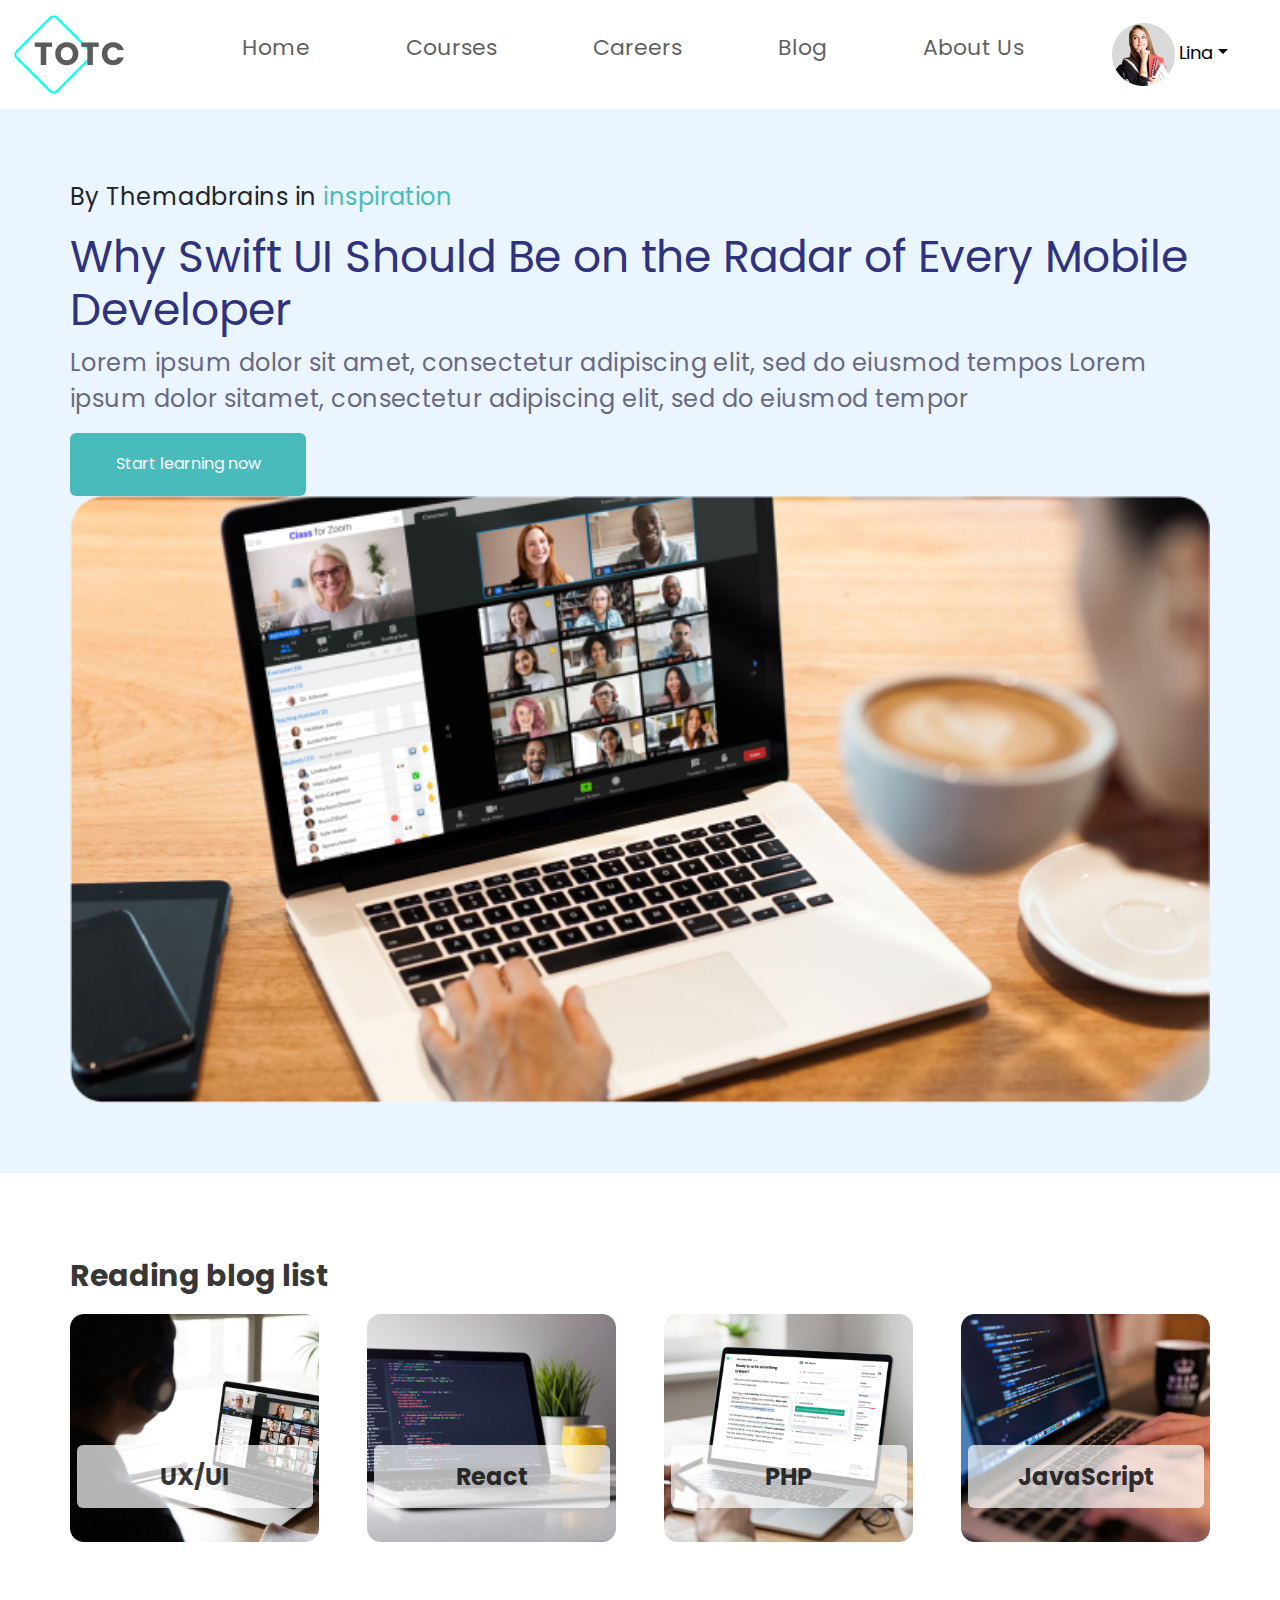
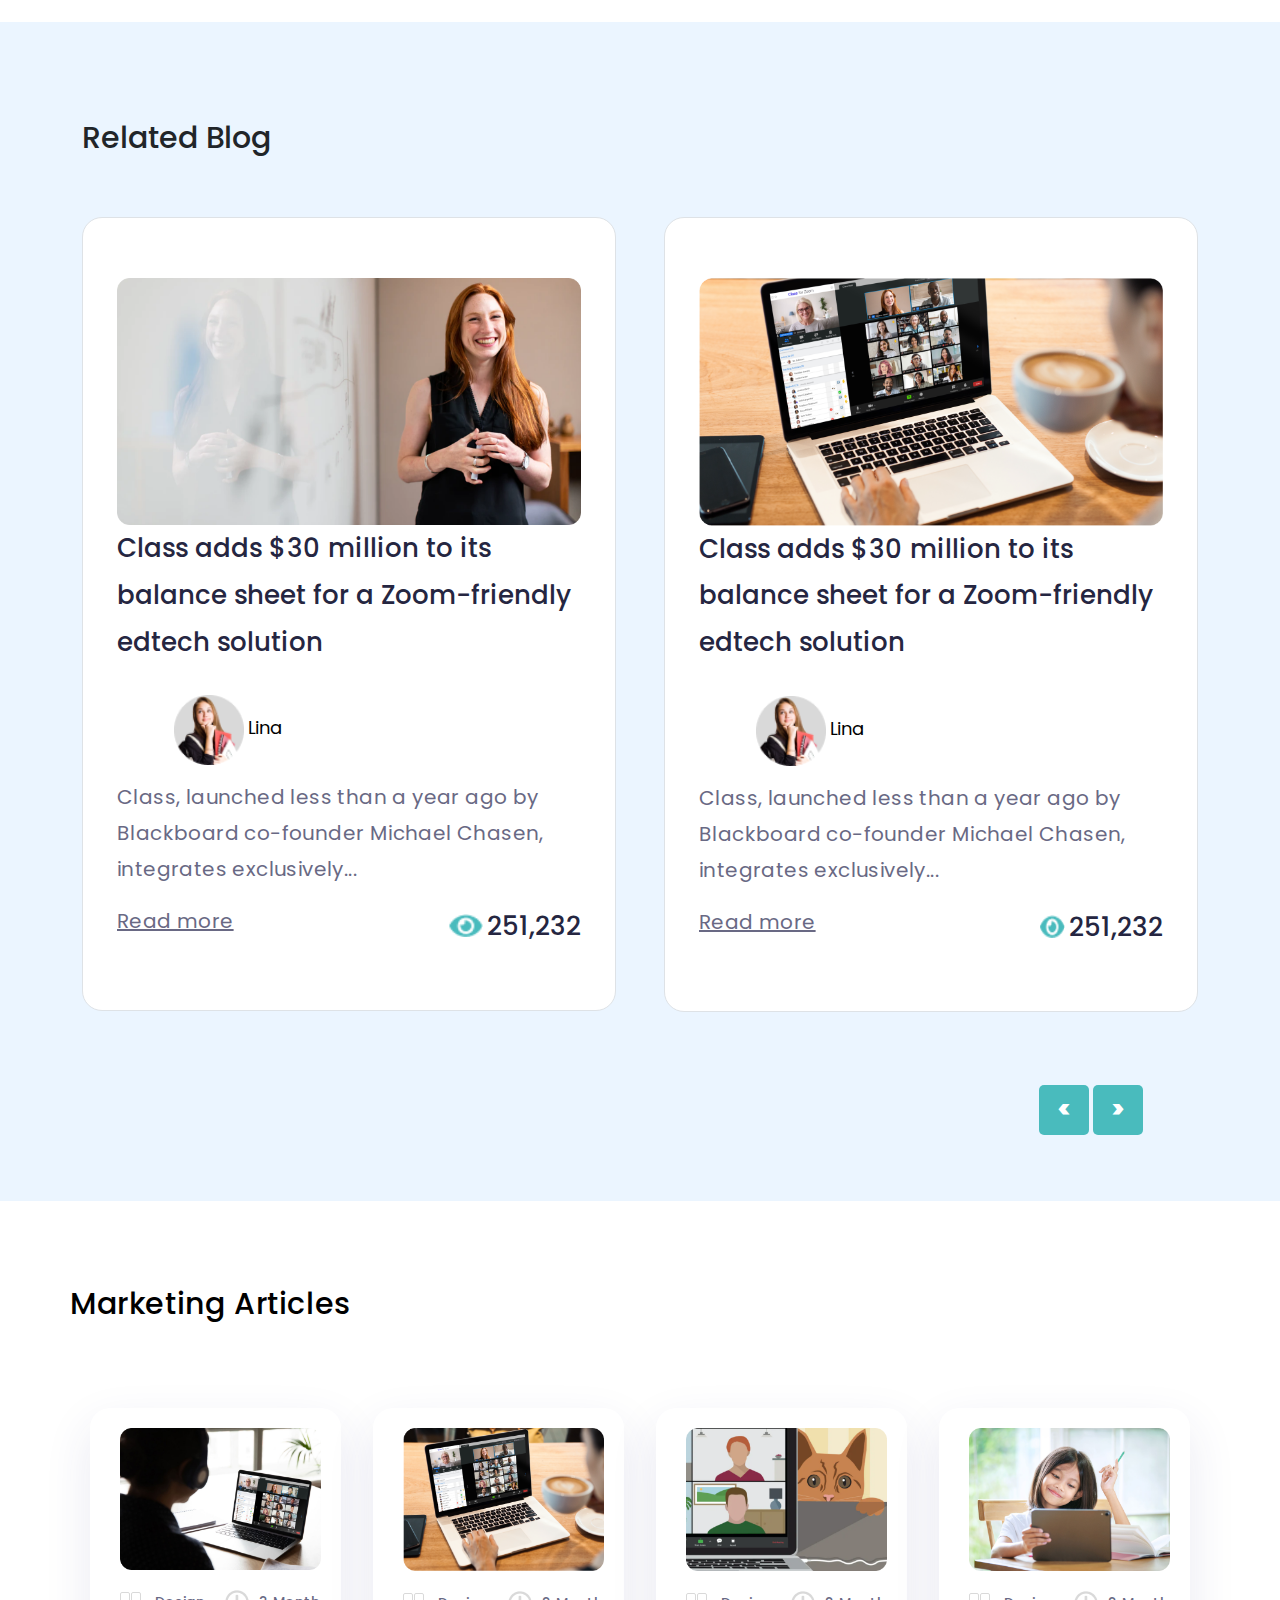
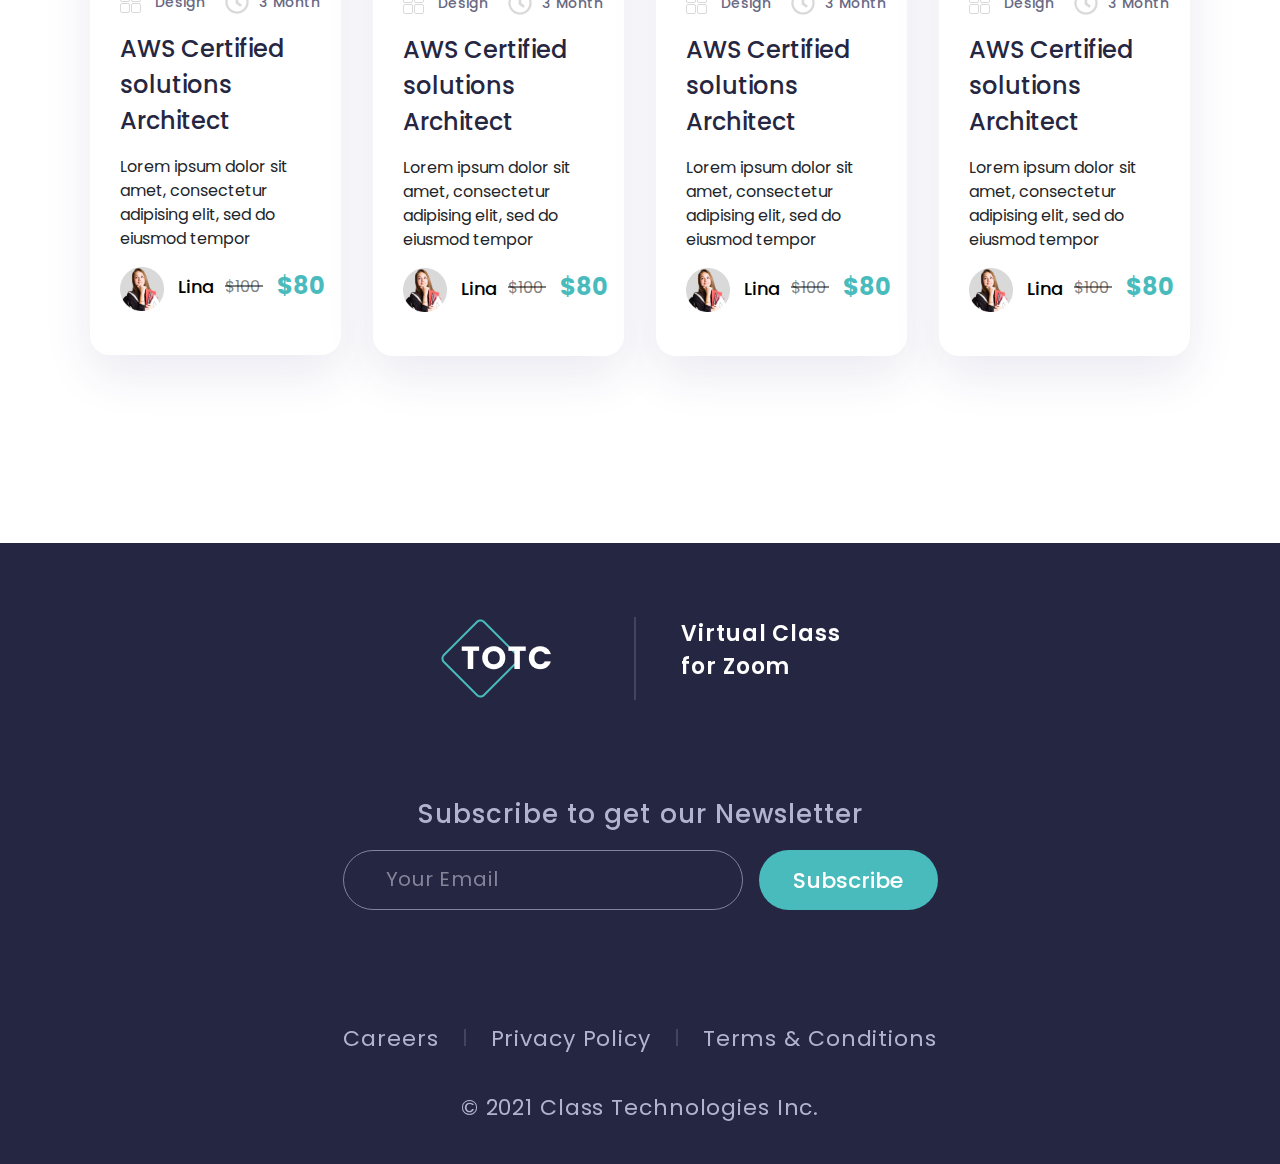
<file: blog page/index.html>
<!DOCTYPE html>
<html lang="en">

<head>
    <meta charset="UTF-8">
    <meta name="viewport" content="width=device-width, initial-scale=1.0">
    <title>Blog page</title>
    <link rel="stylesheet" href="/bootstrap/css/bootstrap.css">
    <link rel="stylesheet" href="/blog page/style.css">
    <link rel="preconnect" href="https://fonts.googleapis.com">
    <link rel="preconnect" href="https://fonts.gstatic.com" crossorigin>
    <link href="https://fonts.googleapis.com/css2?family=Poppins:wght@300;400;500&display=swap" rel="stylesheet">
    <link rel="stylesheet" href="/blog page/animate.css">
</head>

<body>
    <div id="container">
        <main>
            <header>
                <nav class="navbar navbar-expand-lg navbar-light bg-white">
                    <div class="container-xxl pad-container ">
                        <!-- <a  href="#">Navbar</a> -->
                        <img src="/blog page/img/Group 235.png" class="navbar-brand logo" alt="">


                        <button class="navbar-toggler" type="button" data-bs-toggle="collapse"
                            data-bs-target="#navbarSupportedContent" aria-controls="navbarSupportedContent"
                            aria-expanded="false" aria-label="Toggle navigation">
                            <span class="navbar-toggler-icon"></span>
                        </button>
                        <div class="collapse navbar-collapse nav-heading " id="navbarSupportedContent">
                            <ul class="navbar-nav me-auto mb-2 mb-lg-0 sub-nav ">
                                <li class="nav-item">
                                    <a class="nav-link " aria-current="page" href="../Home_XuongHTML-main (2)/Home_XuongHTML-main/index.html">Home</a>
                                </li>
                                <li class="nav-item">
                                    <a class="nav-link" href="../course.html">Courses</a>
                                </li>
                                <li class="nav-item">
                                    <a class="nav-link" href="#" tabindex="-1" aria-disabled="true">Careers</a>
                                </li>
                                <li class="nav-item">
                                    <a class="nav-link " href="index.html" tabindex="-1" aria-disabled="true">Blog</a>
                                </li>
                                <li class="nav-item">
                                    <a class="nav-link" href="#" tabindex="-1" aria-disabled="true">About Us</a>
                                </li>
                                <li class="nav-item">
                                    <img src="/blog page/img/Group 234.png" class="user" alt="">

                                    <a href="" class="dropdown-toggle font-user" id="navbarDropdown" role="button"
                                        data-bs-toggle="dropdown" aria-expanded="false">Lina</a>
                                </li>
                                <!-- <li class="nav-item dropdown">
                                    
                                    <a class="nav-link dropdown-toggle font-user" href="#" id="navbarDropdown" role="button" data-bs-toggle="dropdown" aria-expanded="false">
                                        <img src="/blog page/img/Group 234.png" alt="">
                                         Lina
                                    </a>
                                    
                                  </li> -->
                            </ul>

                        </div>
                    </div>
                </nav>
            </header>
        </main>
        <div id="banner">
            <div class="container container-pd">
                <div class="row">
                    <div class="col-xxl-6 content ">
                        <p>By Themadbrains in <span style="color: rgba(73, 187, 189, 1);">inspiration</span></p>
                        <h3>Why Swift UI Should Be on the Radar of Every Mobile Developer</h3>
                        <p style="color: rgba(105, 105, 132, 1);">Lorem ipsum dolor sit amet, consectetur adipiscing
                            elit, sed do eiusmod tempos Lorem ipsum
                            dolor sitamet, consectetur adipiscing elit, sed do eiusmod tempor</p>
                        <button class="btn banner-btn">Start learning now</button>
                    </div>
                    <div class="col-xxl-6">
                        <img class="banner-img" src="/blog page/img/Rectangle 32.png" alt="">

                    </div>
                </div>
            </div>

        </div>
        <section>
            <div class="container container-pd">
                <div class="row">
                    <div class="text">
                        <p>Reading blog list</p>
                    </div>
                </div>
                <div class="row row-cols-1  row-cols-lg-4 g-5 g-lg-5 content-img">

                    <div class="col col-img ">
                        <img src="/blog page/img/Rectangle 50.png" alt="">
                        <div class="content-btn">
                            <button type="button" class="btn">UX/UI</button>
                        </div>
                    </div>
                    <div class="col col-img">
                        <img src="/blog page/img/Rectangle 34 (1).png" alt="">
                        <div class="content-btn">
                            <button type="button" class="btn">React</button>
                        </div>
                    </div>
                    <div class="col col-img">
                        <img src="/blog page/img/Rectangle 34 (2).png" alt="">
                        <div class="content-btn">
                            <button type="button" class="btn">PHP</button>
                        </div>
                    </div>
                    <div class="col col-img">
                        <img src="/blog page/img/Rectangle 34 (3).png" alt="">
                        <div class="content-btn">
                            <button type="button" class="btn">JavaScript</button>
                        </div>
                    </div>


                </div>
            </div>
        </section>
        <section class="information" style="background-color: rgba(157, 204, 255, 0.2);">
            <div class="container ">
                <div class="row text-information">
                    <p>Related Blog </p>
                </div>

                <div class="row gx-5" style="padding-bottom: 189px;">
                    <div class="col-6">
                        <div class=" border bg-white" style="border-radius: 20px;">
                            <div style="padding: 60px 34px;">
                                <img src="/blog page/img/Rectangle 23.png" alt="">
                                <div class="sub-information">
                                    <p>Class adds $30 million to its balance sheet for a Zoom-friendly edtech solution
                                    </p>

                                    <div style="padding: 14px 57px;">

                                        <img src="/blog page/img/Group 234.png" class="user" alt="">
                                        <a href="" class="font-user">Lina</a>

                                    </div>
                                    <p class="sub-text">Class, launched less than a year ago by Blackboard co-founder
                                        Michael Chasen,
                                        integrates exclusively...</p>
                                    <div class=" flex-box">
                                        <div class="read">
                                            <a href="">Read more</a>
                                        </div>
                                        <div class="view">
                                            <img src="/blog page/img/eye.png" style="width: 35px">
                                            <p>251,232</p>
                                        </div>
                                    </div>


                                </div>
                            </div>



                        </div>
                    </div>
                    <div class="col-6">
                        <div class="border bg-white" style="border-radius: 20px;">
                            <div style="padding: 60px 34px;">
                                <img src="/blog page/img/Rectangle 32.png" alt="">
                                <div class="sub-information">
                                    <p>Class adds $30 million to its balance sheet for a Zoom-friendly edtech solution
                                    </p>

                                    <div style="padding: 14px 57px;">

                                        <img src="/blog page/img/Group 234.png" class="user" alt="">
                                        <a href="" class="font-user">Lina</a>

                                    </div>
                                    <p class="sub-text">Class, launched less than a year ago by Blackboard co-founder
                                        Michael Chasen,
                                        integrates exclusively...</p>
                                    <div class=" flex-box">
                                        <div class="read">
                                            <a href="">Read more</a>
                                        </div>
                                        <div class="view">
                                            <img src="/blog page/img/.png" alt="">
                                            <p>251,232</p>
                                        </div>
                                    </div>


                                </div>
                            </div>



                        </div>
                    </div>

                </div>
                <div class="instruction">
                    <button><</button>
                    <button>></button>
                </div>
            </div>
        </section>
        <div class="container">
            <div class="row">
                <p class="Marketing">Marketing Articles</p>
            </div>
            <div class="row row-cols-1 row-cols-lg-4 gy-5 g-lg-3" style="padding-bottom: 171px;">
                <div class="col p-3">
                    <div class="  bg-white container-articles">
                        <div class="articles">
                            <img src="/blog page/img/Rectangle 34.png" alt="">
                            <div class=" flex-box">
                                <div class="read">
                                    <img src="/blog page/img/Group 259.svg" alt="">
                                    <p>Design</p>

                                </div>
                                <div class="view">
                                    <img src="/blog page/img/clock.png" alt="">
                                    <p>3 Month</p>
                                </div>
                            </div>
                            <p class="topic">
                                AWS Certified solutions Architect
                            </p>
                            <p class="articles-text">Lorem ipsum dolor sit amet, consectetur adipising elit, sed do
                                eiusmod tempor</p>
                                <div class=" articles-flex">
                                    <div class="read articles-user" >
                                        <img src="/blog page/img/Group 234.png" alt="">
                                        <p >Lina</p>
    
                                    </div>
                                    <div class="view">
                                        <svg width="42px" height="20px">
                                            <text x="0" y="13" fill="rgba(0, 0, 0, 0.50)">$100</text>
                                            <line x1="0" y1="7" x2="38" y2="7" style="stroke:rgba(0, 0, 0, 0.50);stroke-width:2" />
                                        </svg>
                                        <p>$80</p>
                                    </div>
                                </div>
                        </div>
                    </div>
                </div>
                <div class="col p-3">
                    <div class="  bg-white container-articles">
                        <div class="articles">
                            <img src="/blog page/img/Rectangle 41.png" alt="">
                            <div class=" flex-box">
                                <div class="read">
                                    <img src="/blog page/img/Group 259.svg" alt="">
                                    <p>Design</p>

                                </div>
                                <div class="view">
                                    <img src="/blog page/img/clock.png" alt="">
                                    <p>3 Month</p>
                                </div>
                            </div>
                            <p class="topic">
                                AWS Certified solutions Architect
                            </p>
                            <p class="articles-text">Lorem ipsum dolor sit amet, consectetur adipising elit, sed do
                                eiusmod tempor</p>
                                <div class=" articles-flex">
                                    <div class="read articles-user" >
                                        <img src="/blog page/img/Group 234.png" alt="">
                                        <p >Lina</p>
    
                                    </div>
                                    <div class="view">
                                        <svg width="42px" height="20px">
                                            <text x="0" y="13" fill="rgba(0, 0, 0, 0.50)">$100</text>
                                            <line x1="0" y1="7" x2="38" y2="7" style="stroke:rgba(0, 0, 0, 0.50);stroke-width:2" />
                                        </svg>
                                        <p>$80</p>
                                    </div>
                                </div>
                        </div>
                    </div>
                </div>
                <div class="col p-3">
                    <div class="  bg-white container-articles">
                        <div class="articles">
                            <img src="/blog page/img/Rectangle 42.png" alt="">
                            <div class=" flex-box">
                                <div class="read">
                                    <img src="/blog page/img/Group 259.svg" alt="">
                                    <p>Design</p>

                                </div>
                                <div class="view">
                                    <img src="/blog page/img/clock.png" alt="">
                                    <p>3 Month</p>
                                </div>
                            </div>
                            <p class="topic">
                                AWS Certified solutions Architect
                            </p>
                            <p class="articles-text">Lorem ipsum dolor sit amet, consectetur adipising elit, sed do
                                eiusmod tempor</p>
                                <div class=" articles-flex">
                                    <div class="read articles-user" >
                                        <img src="/blog page/img/Group 234.png" alt="">
                                        <p >Lina</p>
    
                                    </div>
                                    <div class="view">
                                        <svg width="42px" height="20px">
                                            <text x="0" y="13" fill="rgba(0, 0, 0, 0.50)">$100</text>
                                            <line x1="0" y1="7" x2="38" y2="7" style="stroke:rgba(0, 0, 0, 0.50);stroke-width:2" />
                                        </svg>
                                        <p>$80</p>
                                    </div>
                                </div>
                        </div>
                    </div>
                </div>
                <div class="col p-3">
                    <div class="  bg-white container-articles">
                        <div class="articles">
                            <img src="/blog page/img/Rectangle 33.png" alt="">
                            <div class=" flex-box">
                                <div class="read">
                                    <img src="/blog page/img/Group 259.svg" alt="">
                                    <p>Design</p>

                                </div>
                                <div class="view">
                                    <img src="/blog page/img/clock.png" alt="">
                                    <p>3 Month</p>
                                </div>
                            </div>
                            <p class="topic">
                                AWS Certified solutions Architect
                            </p>
                            <p class="articles-text">Lorem ipsum dolor sit amet, consectetur adipising elit, sed do
                                eiusmod tempor</p>
                                <div class=" articles-flex">
                                    <div class="read articles-user" >
                                        <img src="/blog page/img/Group 234.png" alt="">
                                        <p >Lina</p>
    
                                    </div>
                                    <div class="view">
                                        <svg width="42px" height="20px">
                                            <text x="0" y="13" fill="rgba(0, 0, 0, 0.50)">$100</text>
                                            <line x1="0" y1="7" x2="38" y2="7" style="stroke:rgba(0, 0, 0, 0.50);stroke-width:2" />
                                        </svg>
                                        <p>$80</p>
                                    </div>
                                </div>
                        </div>
                    </div>
                </div>

            </div>
        </div>
        <footer>
            <div class="container">
                <div class="row justify-content-md-center ">
                  <div class="col-xxl-6" >
                    <div class="logo-footer">
                        <img src="/blog page/img/Group 111.png" alt="">
                        
                        <canvas id="mycanvas" width="10px" height="83px" ></canvas>
                        <p><span class="vertical">Virtual Class</span>
                            <span class="vertical"> for Zoom</span>
                        </p>
                    </div>
                    <div class="foot-text">
                        <p>Subscribe to get our Newsletter</p>
                    </div>
                    <form class="row g-3">
                        <div class="col-auto">
                            <!-- <label for="email" class="visually-hidden">Email</label> -->
                            <input type="email" class="form-control foot-input" id="email" placeholder="Your Email">
                          </div>
                        <div class="col-auto">
                          <button type="submit" class="btn mb-3 bg">Subscribe</button>
                        </div>
                      </form>
                      <div class="place">
                        <p>Careers</p>
                        <canvas id="mycanvas2" width="4px" height="17px"></canvas>
                        <p>Privacy Policy</p>
                        <canvas id="mycanvas3" width="4px" height="17px"></canvas>
                        <p>Terms & Conditions</p>
                      </div>
                      <p class="time">© 2021 Class Technologies Inc. </p>
                  </div>

                  
                </div>
            </div>
        </footer>
    </div>
</body>
<script src="/bootstrap/js/bootstrap.js"></script>
<script src="script.js"></script>
<script src="/blog page/wow.js"></script>
              <script>
              new WOW().init();
              </script>

</html>
</file>
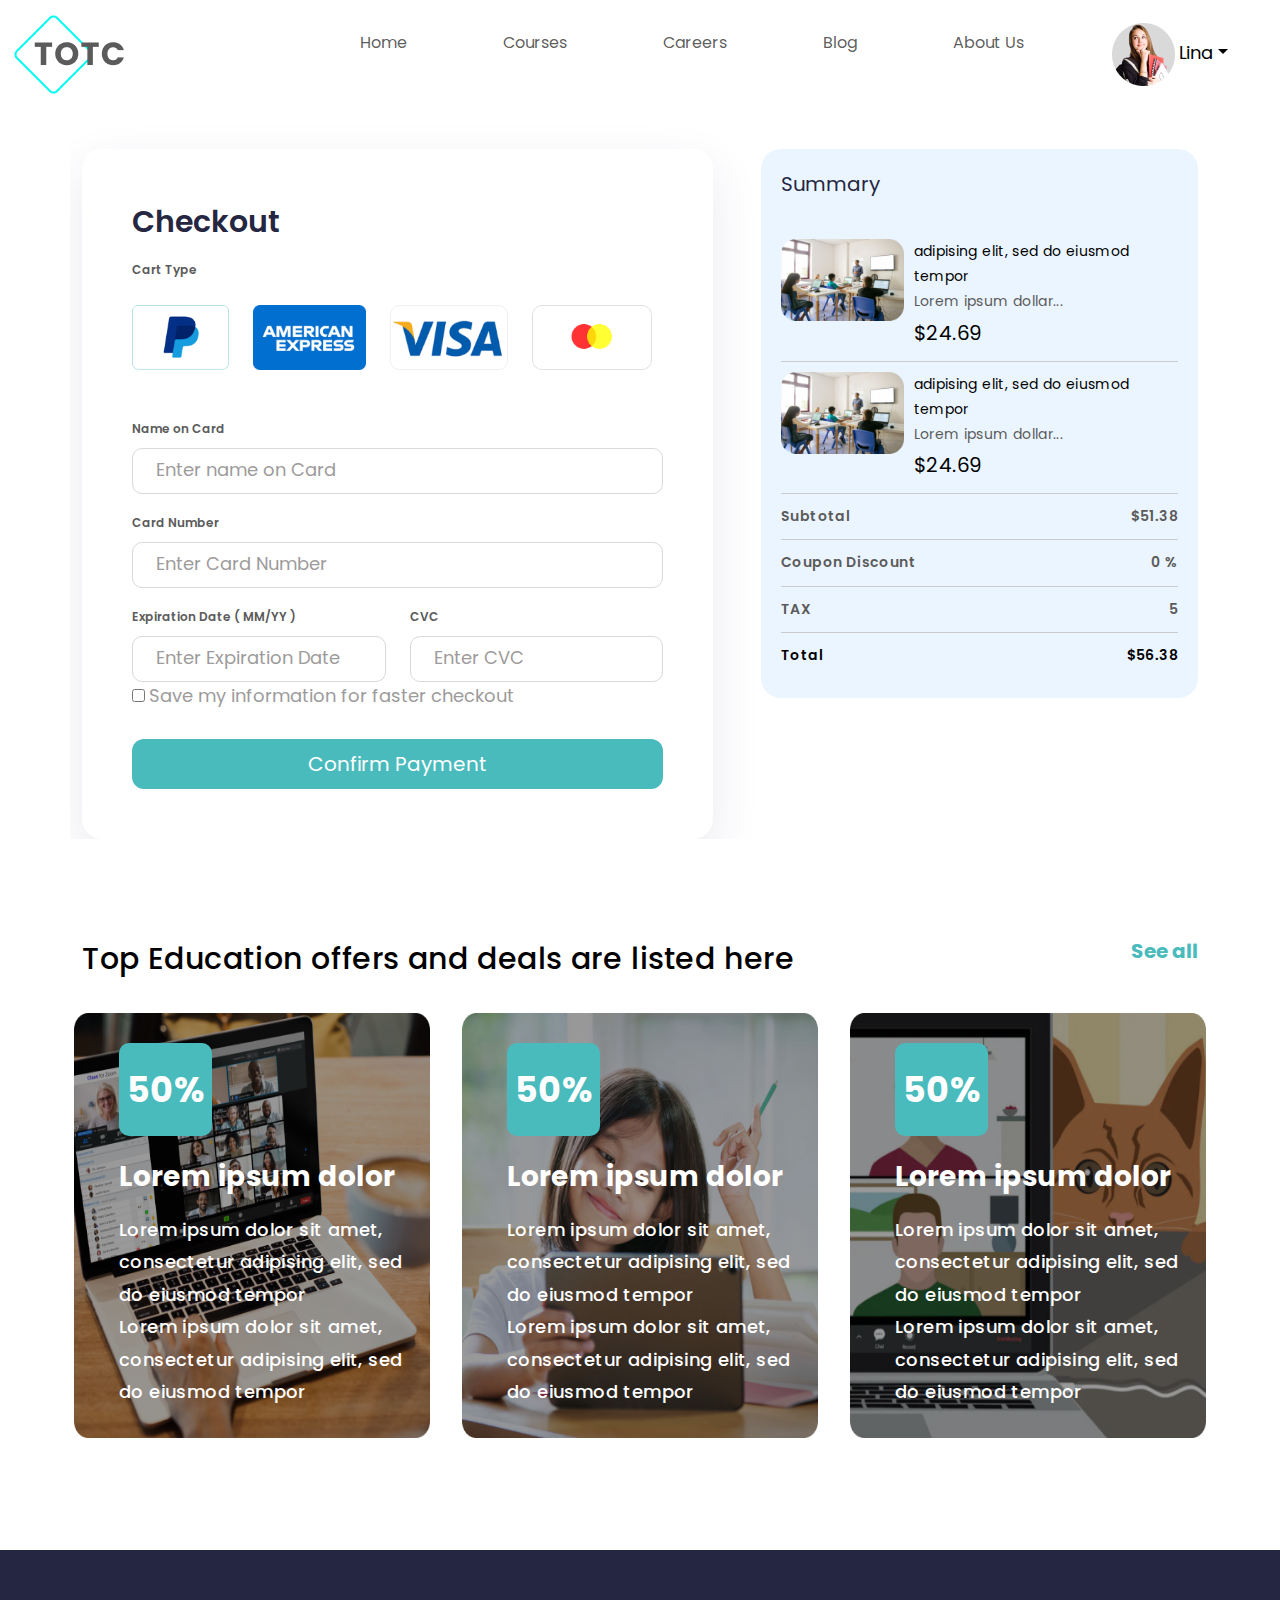
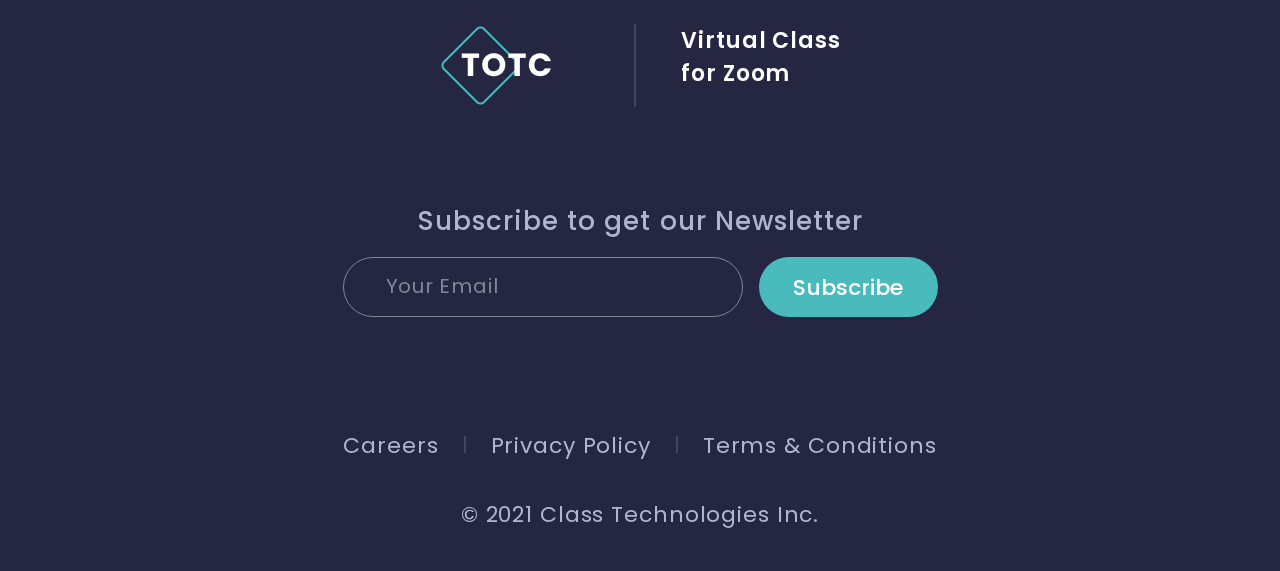
<file: checkout/checkout.html>
<!DOCTYPE html>
<html lang="en">
<head>
    <meta charset="UTF-8">
    <meta name="viewport" content="width=device-width, initial-scale=1.0">
    <title>Document</title>
    <link rel="stylesheet" href="/checkout/checkout.css">
    <link rel="stylesheet" href="/bootstrap/css/bootstrap.css">
    <link rel="preconnect" href="https://fonts.googleapis.com">
    <link rel="preconnect" href="https://fonts.gstatic.com" crossorigin>
    <link href="https://fonts.googleapis.com/css2?family=Poppins:wght@300;400;500&display=swap" rel="stylesheet">
    <link rel="stylesheet" href="/blog page/animate.css">
</head>
<body>
    <div id="container">
        <header>
        <nav class="navbar navbar-expand-lg navbar-light bg-white">
            <div class="container-xxl pad-container ">
                <!-- <a  href="#">Navbar</a> -->
                <img src="/blog page/img/Group 235.png" class="navbar-brand logo" alt="">


                <button class="navbar-toggler" type="button" data-bs-toggle="collapse"
                    data-bs-target="#navbarSupportedContent" aria-controls="navbarSupportedContent"
                    aria-expanded="false" aria-label="Toggle navigation">
                    <span class="navbar-toggler-icon"></span>
                </button>
                <div class="collapse navbar-collapse nav-heading " id="navbarSupportedContent">
                    <ul class="navbar-nav me-auto mb-2 mb-lg-0 sub-nav ">
                        <li class="nav-item">
                            <a class="nav-link " aria-current="page" href="#">Home</a>
                        </li>
                        <li class="nav-item">
                            <a class="nav-link" href="#">Courses</a>
                        </li>
                        <li class="nav-item">
                            <a class="nav-link" href="#" tabindex="-1" aria-disabled="true">Careers</a>
                        </li>
                        <li class="nav-item">
                            <a class="nav-link " href="#" tabindex="-1" aria-disabled="true">Blog</a>
                        </li>
                        <li class="nav-item">
                            <a class="nav-link" href="#" tabindex="-1" aria-disabled="true">About Us</a>
                        </li>
                        <li class="nav-item">
                            <img src="/blog page/img/Group 234.png" class="user" alt="">

                            <a href="" class="dropdown-toggle font-user" id="navbarDropdown" role="button"
                                data-bs-toggle="dropdown" aria-expanded="false">Lina</a>
                        </li>
                        <!-- <li class="nav-item dropdown">
                            
                            <a class="nav-link dropdown-toggle font-user" href="#" id="navbarDropdown" role="button" data-bs-toggle="dropdown" aria-expanded="false">
                                <img src="/blog page/img/Group 234.png" alt="">
                                 Lina
                            </a>
                            
                          </li> -->
                    </ul>

                </div>
            </div>
        </nav>
        </header>
        <!-- header-->

        <!-- main -->
        <main>
            <div class="container overflow-hidden">
                <div class="row gx-5" style="margin-top: 40px;">
                    <div class="col-xl-7 col-lg-6">
                    <div class=" topic">
                        <div class="row">
                            <p class="text-main">Checkout</p>
                            <p class="text">Cart Type</p>
                        </div>
                        <form action="" method="post">
                            <div class=" logo">
                                <img src="/checkout/img/Group 307.png" alt="" style="margin: 0 10px 0 0;">
                                <img src="/checkout/img/am_amex_06 1.png" alt="">
                                <img src="/checkout/img/download 1.png" alt="">
                                <img src="/checkout/img/Group 378.png" alt="">
                            </div>
                            <div class="card-info">
                                <label for="name-card">
                                    Name on Card
                                </label><br>
                                <input type="text" name="name-card" id="name-card" placeholder="Enter name on Card">
                            </div>
                            <div class="card-info">
                                <label for="number-card">
                                    Card Number
                                </label><br>
                                <input type="text" name="number-card" id="number-card" placeholder="Enter Card Number">
                            </div>
                            <div class="row gx-4">
                                <div class="col">
                                    <div class="card-info">
                                        <label for="card-date">
                                            Expiration Date ( MM/YY )        
                                        </label>
                                            <br>
                                        <input type="text" name="card-date" id="card-date" placeholder="Enter Expiration Date">
                                    </div>
                                </div>
                                <div class="col">
                                    <div class="card-info">
                                        <label for="card-CVC">
                                            CVC
                                        </label><br>
                                        <input type="text" name="card-CVC" id="card-CVC" placeholder="Enter CVC">
                                    </div>
                                </div>
                            </div>
                            <div class="check-card">
                                <input type="checkbox" name="card-check" id="card-check" >
                                <label for="card-check">
                                    Save my information for faster checkout
                                </label>
                                
                            </div>
                            <div class="submit-card">
                                <button>Confirm Payment</button>
                            </div>
                        </form>
                        
                       
                    </div>
                    </div>
                    <div class="col-xl-5 col-lg-6">
                        <div class="summary">
                            <div>
                                <p class="text-summary">Summary</p>
                            </div>
                            <div class="information">
                                <div class="img">
                                    <img src="/checkout/img/confident-teacher-explaining-lesson-pupils 1.png" alt="">
                                </div>
                                
                                <div class="information-text">
                                    <p class="text-main">adipising elit, sed do eiusmod tempor</p>
                                    <p class="text">Lorem ipsum dollar...</p>
                                    <p class="price">$24.69</p>
                                </div>
                            </div>
                            <div class="information">
                                <div class="img">
                                    <img src="/checkout/img/confident-teacher-explaining-lesson-pupils 1.png" alt="">
                                </div>
                                
                                <div class="information-text">
                                    <p class="text-main">adipising elit, sed do eiusmod tempor</p>
                                    <p class="text">Lorem ipsum dollar...</p>
                                    <p class="price">$24.69</p>
                                </div>
                            </div>
                             <div class="subtext">
                                <p class="subtotal">
                                    Subtotal
                                </p>
                                <p class="subtotal">
                                    $51.38
                                </p>
                             </div>
                             <div class="subtext">
                                <p class="subtotal">
                                    Coupon Discount
                                </p>
                                <p class="subtotal">
                                    0 %
                                </p>
                             </div>
                             <div class="subtext">
                                <p class="subtotal">
                                    TAX
                                </p>
                                <p class="subtotal">
                                    5
                                </p>
                             </div>
                             <div class="sub-total">
                                <p class="total">
                                    Total
                                </p>
                                <p class="total">
                                    $56.38
                                </p>
                             </div>
                        </div>
                    </div>
                  </div>
            </div>
            <div class="container">
                <div class="row  ">
                    <div class="mrk">
                        <p class="Marketing">Top Education offers and deals are listed here</p>
                        <p class="text">See all</p>
                    </div>
                </div>
                <div class="row gx-5 " style="margin-bottom: 76px;">
                    <div class="col p-3">
                     <div class="education work">
                        <div class="box-50">
                            <p>50%</p>
                        </div>
                        <div class="text-education" style="padding-bottom: 30px;">
                            <p class="topic-text">
                                Lorem ipsum dolor
                            </p>
                            <p class="sub-text">Lorem ipsum dolor sit amet, consectetur adipising elit, sed do eiusmod tempor</p>
                            <p class="sub-text ">Lorem ipsum dolor sit amet, consectetur adipising elit, sed do eiusmod tempor</p>
                        </div>
                     </div>

                    </div>
                    <div class="col p-3">
                        <div class="education learn">
                           <div class="box-50">
                               <p>50%</p>
                           </div>
                           <div class="text-education" style="padding-bottom: 30px;">
                               <p class="topic-text">
                                   Lorem ipsum dolor
                               </p>
                               <p class="sub-text">Lorem ipsum dolor sit amet, consectetur adipising elit, sed do eiusmod tempor</p>
                               <p class="sub-text">Lorem ipsum dolor sit amet, consectetur adipising elit, sed do eiusmod tempor</p>
                           </div>
                        </div>
   
                       </div>
                       <div class="col p-3">
                        <div class="education cat">
                           <div class="box-50">
                               <p>50%</p>
                           </div>
                           <div class="text-education" style="padding-bottom: 30px;">
                               <p class="topic-text">
                                   Lorem ipsum dolor
                               </p>
                               <p class="sub-text">Lorem ipsum dolor sit amet, consectetur adipising elit, sed do eiusmod tempor</p>
                               <p class="sub-text">Lorem ipsum dolor sit amet, consectetur adipising elit, sed do eiusmod tempor</p>
                           </div>
                        </div>
   
                       </div>
            </div>
        </main>


        <footer>
            <div class="container">
                <div class="row justify-content-md-center ">
                  <div class="col-xxl-6" >
                    <div class="logo-footer">
                        <img src="/blog page/img/Group 111.png" alt="">
                        
                        <canvas id="mycanvas" width="10px" height="83px" ></canvas>
                        <p><span class="vertical">Virtual Class</span>
                            <span class="vertical"> for Zoom</span>
                        </p>
                    </div>
                    <div class="foot-text">
                        <p>Subscribe to get our Newsletter</p>
                    </div>
                    <form class="row g-3">
                        <div class="col-auto">
                            <!-- <label for="email" class="visually-hidden">Email</label> -->
                            <input type="email" class="form-control foot-input" id="email" placeholder="Your Email">
                          </div>
                        <div class="col-auto">
                          <button type="submit" class="btn mb-3 bg">Subscribe</button>
                        </div>
                      </form>
                      <div class="place">
                        <p>Careers</p>
                        <canvas id="mycanvas2" width="4px" height="17px"></canvas>
                        <p>Privacy Policy</p>
                        <canvas id="mycanvas3" width="4px" height="17px"></canvas>
                        <p>Terms & Conditions</p>
                      </div>
                      <p class="time">© 2021 Class Technologies Inc. </p>
                  </div>

                  
                </div>
            </div>
        </footer>
    </div>


    <script src="/bootstrap/js/bootstrap.js"></script>
    <script src="/checkout/checkout.js"></script>
</body>
</html>
</file>
<file: blog page/style.css>
* {

    padding: 0;
    margin: 0;
    box-sizing: border-box;
    font-family: 'Poppins', sans-serif;
}

/* #container{
    width: 1920px;
    margin: 0 auto;
} */

/* .logo{
    width: 114px;
    height: 83px;
    

} */

.nav-link {
    font-size: 22px;
}

.nav-item {
    padding: 0 40px;
}

.user {
    width: 63px;
    height: 63px;
}

.font-user {
    font-size: 18px;
    text-decoration: none;
    color: black;
}

.nav-heading {
    position: relative;
}

.sub-nav {
    position: absolute;
    right: 0;
}

#banner {
    width: 100%;
    background-color: rgba(157, 204, 255, 0.2);

}

.content p {
    font-size: 24px;
    font-weight: 400;
    letter-spacing: 0.48px;
}

.content h3 {
    font-size: 44px;
    font-weight: 400;
    color: rgba(47, 50, 125, 1);

}

.banner-btn {
    width: 236px;
    height: 63px;
    color: rgba(255, 255, 255, 1);
    font-size: 16px;
    background-color: rgba(73, 187, 189, 1);
}

.banner-img {
    width: 100%;

}

.container-pd {
    padding: 70px 0;
}

.text p {
    font-size: 30px;
    font-weight: 700;
    color: rgba(0, 0, 0, 0.80);
}

.content-img img {

    width: 100%;
}

.col-img {
    position: relative;
}

section .container-pd {
    padding: 80px 0;
}

.content-btn button {
    color: rgba(0, 0, 0, 0.80);
    font-size: 24px;
    font-weight: 700;
    bottom: 34px;
    left: 50%;
    transform: translateX(-50%);
    position: absolute;
    width: 236px;
    height: 63px;
    background-color: rgba(255, 255, 255, 0.70);
}

.text-information {
    padding: 93px 0 41px 0;
    font-size: 30px;
    font-weight: 500;
    letter-spacing: 0.6;
}

.information img {
    width: 100%;
}

.sub-information .user {
    width: 70px;
    height: 70px;
}

.sub-information p {
    color: #252641;
    font-size: 26px;
    font-weight: 500;
    line-height: 180%;
}

.sub-information .sub-text {
    color: #696984;
    font-size: 20px;
    font-weight: 400;
    line-height: 180%;
    letter-spacing: 0.4px;
}

.row .read a {
    color: #696984;
    font-size: 20px;
    font-weight: 400;
    line-height: 180%;
    letter-spacing: 0.4px;
}

.view img {
    width: 26px;
    height: 23px;
    margin-bottom: 10px;
}

.view p {
    display: inline;
}

.flex-box {
    display: flex;
    justify-content: space-between;
}

/* .view{
    display: inline-block;
}
.read{
    display: inline-block;
} */
.instruction button {

    width: 50px;
    height: 50px;
    color: white;
    font-size: 24px;
    font-weight: 900;
    border: none;
    background-color: rgba(73, 187, 189, 1);
    border-radius: 5px;


}

.instruction button:hover {
    background-color: rgba(73, 187, 189, 0.5);
}

.instruction {
    position: absolute;
    display: inline;
    bottom: 66px;
    right: 137px;
}

.information {
    position: relative;
}

.articles img {
    width: 100%;
}

.articles .view img {
    width: 24px;
    height: 24px;


}

.articles .view {
    width: 96px;
    height: 28px;
    position: relative;
}

.articles .read img {
    width: 21px;
    height: 21px;
}

.articles .view p {
    color: #696984;
    font-size: 14px;
    font-weight: 500;
    line-height: 180%;
    letter-spacing: 0.28px;
    position: absolute;
    top: 0;
    margin-left: 10px;

}

.articles .read p {
    color: #696984;
    font-size: 14px;
    font-weight: 500;
    line-height: 180%;
    letter-spacing: 0.28px;
    display: inline-block;
    margin-left: 10px;


}

.articles .flex-box {
    margin-top: 20px;
}

.articles .topic {
    color: #252641;
    font-size: 24px;
    font-weight: 500;
}

.articles-text .articles-text {
    color: #696984;
    font-size: 18px;
    font-weight: 400;
    line-height: 180%;
    letter-spacing: 0.36px;
}

.articles-flex {
    display: flex;
    justify-content: space-between;
}

.articles-flex .read img {
    width: 44px;
    height: 44px;
}

.articles-flex .read p {
    font-size: 18px;
    color: #000;
    font-weight: 500;
    letter-spacing: 0.36px;
}

.articles-flex .view p {
    color: #49BBBD;
    font-size: 24px;
    font-weight: 700;
    letter-spacing: 0.48px;
    margin-top: -3px;
}

.articles-flex .view svg {
    margin-top: 12px;

}

.articles {}

.container-articles {
    padding: 20px 20px 35px 30px;
    border-radius: 20px;
    background: #FFF;
    box-shadow: 0px 18.829999923706055px 47.08000183105469px 0px rgba(47, 50, 125, 0.10);
}

.Marketing {
    color: #000;
    font-size: 30px;
    font-weight: 500;
    letter-spacing: 0.6px;
    padding: 80px 0 50px 0;
}

footer {
    background: #252641;
    ;
}

footer .row img {
    width: 114px;
    height: 83px;
}

footer .row #mycanvas {
    margin: 0 41px 0 77px;
}

footer .logo-footer {
    display: flex;
    justify-content: center;
}

footer .logo-footer p {
    color: #FFF;
    font-size: 22px;
    font-weight: 600;
    letter-spacing: 0.88px;
}

footer .logo-footer .vertical {
    display: block;
}

footer .logo-footer {
    margin-top: 74px;
    margin-bottom: 95px;
}

footer .foot-text p {
    color: #B2B3CF;
    text-align: center;
    font-size: 26px;
    font-weight: 500;
    letter-spacing: 1.04px;
}

footer form {
    display: flex;
    justify-content: center;
    margin-top: 20px;
    margin-bottom: 96px;
}

footer form .bg {
    background-color: #49BBBD;
    color: #FFF;
    font-size: 22px;
    font-weight: 500;
    width: 179px;
    height: 60px;
    border-radius: 60px;
}

footer form .foot-input {
    width: 400px;
    height: 60px;
    border-radius: 80px;
    border: 1px solid #83839A;

    background-color: #252641;
}

footer form .foot-input::placeholder {
    color: #83839A;
    transform: translateX(30px);
    font-size: 20px;
    font-weight: 400;
    letter-spacing: 0.8px;
}

.place {
    text-align: center;
    /* transform: translateX(50%); */
    margin-bottom: 20px;
}

.place canvas {

    margin: 0 20px;
}

.place p {
    display: inline-block;
    color: #B2B3CF;
    font-size: 22px;
    font-weight: 400;
    letter-spacing: 0.88px;
}

.time {
    color: #B2B3CF;
    text-align: center;
    font-size: 22px;
    font-weight: 400;
    letter-spacing: 0.88px;
    margin-bottom: 40px;
}
</file>
<file: checkout/checkout.css>
* {

    padding: 0;
    margin: 0;
    box-sizing: border-box;
    font-family: 'Poppins', sans-serif;
}

.clear {
    clear: both;
}

/* #container{
    width: 1920px;
    margin: 0 auto;
} */

/* .logo{
    width: 114px;
    height: 83px;
    

} */

.nav-link {
    font-size: 22px;
}

.nav-item {
    padding: 0 40px;
}

.user {
    width: 63px;
    height: 63px;
}

.font-user {
    font-size: 18px;
    text-decoration: none;
    color: black;
}

.nav-heading {
    position: relative;
}

.sub-nav {
    position: absolute;
    right: 0;
}

/* header end */

/* main */

.topic {
    padding: 50px;
    border-radius: 20px;
    background: #FFF;
    box-shadow: 0px 18.829999923706055px 47.08000183105469px 0px rgba(47, 50, 125, 0.10);
}

.topic .text-main {
    color: #252641;

    font-size: 30px;
    font-style: normal;
    font-weight: 600;
    line-height: normal;
}

.topic .text {
    color: #5B5B5B;

    font-size: 12px;
    font-style: normal;
    font-weight: 600;
    line-height: normal;
}

.topic img {
    height: 65px;
    margin: 10px 10px;
}

.topic .logo {
    margin-bottom: 20px;
}

.card-info label {
    color: #5B5B5B;
    margin-top: 20px;
    font-size: 12px;
    font-style: normal;
    font-weight: 600;
    line-height: normal;
    margin-bottom: 10px;
}

.card-info input {
    width: 100%;
    border-radius: 10px;
    border: 1px solid #D9D9D9;
    background: rgba(217, 217, 217, 0.00);
    padding: 10px;
}

.card-info input::placeholder {
    color: #9D9B9B;
    font-family: Poppins;
    font-size: 18px;
    font-style: normal;
    font-weight: 400;
    line-height: normal;
    padding-left: 13px;
}

.check-card {
    margin-bottom: 30px;
}

.check-card label {
    color: #9D9B9B;

    font-size: 18px;
    font-style: normal;
    font-weight: 400;
    line-height: normal;
}

.submit-card button {
    width: 100%;
    border: 0;
    color: #FFF;
    font-size: 20px;
    font-style: normal;
    font-weight: 400;
    line-height: normal;
    border-radius: 12px;
    background: #49BBBD;
    padding: 10px;
}

.summary {
    padding: 20px;
    border-radius: 20px;
    background: rgba(157, 204, 255, 0.2);
}

.summary .text-summary {
    color: #252641;
    font-size: 20px;
    font-style: normal;
    font-weight: 400;
    line-height: normal;
    margin-bottom: 30px;
}

.information img {
    height: 82px;
    display: inline;

}

.information .text-main {

    margin-bottom: 0;
    color: #000;
    font-size: 14px;
    font-style: normal;
    font-weight: 400;
    line-height: 180%;
    /* 32.4px */
    letter-spacing: 0.36px;
}

.information .text {

    margin-bottom: 0;
    color: #5B5B5B;
    font-family: Poppins;
    font-size: 14px;
    font-style: normal;
    font-weight: 400;
    line-height: 180%;
    /* 32.4px */
    letter-spacing: 0.36px;
}

.information .price {

    margin-bottom: 0;
    color: #000;
    font-family: Poppins;
    font-size: 20px;
    font-style: normal;
    font-weight: 400;
    line-height: 180%;
    /* 43.2px */
    letter-spacing: 0.48px;
}

.information-text {
    margin-left: 10px;
}

.information {
    display: flex;
    padding: 10px 0;
    border-bottom: 1px solid #ccc;
}

.subtext {
    display: flex;
    justify-content: space-between;
    padding: 10px 0;
    border-bottom: 1px solid #ccc;
}

.subtext .subtotal {
    margin-bottom: 0;
    color: #5B5B5B;
    font-size: 14px;
    font-style: normal;
    font-weight: 600;
    line-height: 180%;
    /* 36px */
    letter-spacing: 0.4px;
}

.sub-total .total {
    margin-bottom: 0;
    color: #000;
    font-family: Poppins;
    font-size: 14px;
    font-style: normal;
    font-weight: 600;
    line-height: 180%;
    /* 36px */
    letter-spacing: 0.4px;
}
.sub-total {
    display: flex;
    justify-content: space-between;
    padding: 10px 0;
}


.articles {}

.container-articles {
    padding: 20px 20px 35px 30px;
    border-radius: 20px;
    background: #FFF;
    box-shadow: 0px 18.829999923706055px 47.08000183105469px 0px rgba(47, 50, 125, 0.10);
}

.Marketing {


    color: #000;
    font-size: 30px;
    font-weight: 500;
    letter-spacing: 0.6px;

}

.mrk {

    padding-top: 97px;

    display: flex;
    justify-content: space-between;
}

.mrk .text {
    color: #49BBBD;
    font-size: 20px;
    font-weight: 700;
}

.mrks {
    margin-top: 65px;
    background-color: rgba(157, 204, 255, 0.2);
}

.service {

    margin-top: calc(50px-1.5rem);
}

.box {
    padding: 161px 68px 30px 68px;
    background: #FFF;
    box-shadow: 2px 2px 10px 2px rgba(0, 0, 0, 0.25);
    position: relative;
    z-index: 1;
    margin-top: -30%;

}

.box .sub-text {
    color: #696984;
    font-size: 18px;
    font-weight: 400;
    line-height: 180%;
    /* letter-spacing: 0.36px; */
    text-align: justify;
}

.service .text-service {
    color: #252641;
    font-size: 24px;
    font-weight: 500;
    text-align: center;
}

.service .img-service {

    width: 100%;
}

.box-2 {
    position: relative;
    z-index: 2;
}

.topic-say {
    margin-top: 20px;
    background-color: rgba(157, 204, 255, 0.2);
}

.say-content {

    background-color: #fff;
    border-radius: 40px;

}



.say p {
    margin: 70px 0px;
    color: #000;
    font-size: 30px;
    font-weight: 500;
    letter-spacing: 0.6px;
}

.say-content .content {
    padding: 60px 0 20px 70px;
}

.say-content img {
    /* margin: 80px 113px 34px 106px; */
    width: 100%;
}

.text-content .info {
    margin-top: 70px;
    margin-left: 70px;
    color: #252641;
    font-size: 30px;
    font-weight: 700;
}

.text-information {
    margin-left: 70px;
    width: 60%;
}

.text-information .mail {
    color: #252641;
    font-size: 24px;
    font-weight: 500;
}

.text-information .text {
    margin-bottom: 0;
    color: #696984;
    font-size: 18px;
    font-weight: 400;
    line-height: 180%;
    /* 32.4px */
    letter-spacing: 0.36px;
}

/* .img img {

    margin-top: 31px;
    margin-right: 25px;
    width: 32px;
} */

/* .img-information img {
    display: block;
    width: 79px;
    margin-bottom: 25px;
} */

/* .information {

    display: flex;
    justify-content: space-between;
} */


.work {
    width: 100%;
    background-image: url('/Search/img/Rectangle\ 187.png');
    background-size: 100% 100%;
}
.learn {
    width: 100%;
    background-image: url('/Search/img/Rectangle\ 188.png');
    background-size: 100% 100%;
}
.cat {
    width: 100%;
    background-image: url('/Search/img/Rectangle\ 189.png');
    background-size: 100% 100%;
}



.education .box-50 {}

.education .box-50 p {
    border-radius: 10px;
    display: inline-block;
    margin: 30px 0px 20px 45px;
    background-color: rgba(73, 187, 189, 1);
    padding: 20px 8px;
    color: #FFF;
    font-size: 35px;
    font-style: normal;
    font-weight: 700;
    line-height: normal;
}

.text-education {
    margin-left: 45px;
    margin-bottom: 20px;
}

.text-education .topic-text {

    color: #FFF;
    font-size: 28px;
    font-style: normal;
    font-weight: 700;
    line-height: normal;
    
}

.text-education .sub-text {
    color: #FFF;
    font-size: 18px;
    font-style: normal;
    font-weight: 500;
    line-height: 180%;
    /* 36px */
    letter-spacing: 0.4px;

    margin: 0px;
}

/* footer */
footer {
    background: #252641;
    ;
}

footer .row img {
    width: 114px;
    height: 83px;
}

footer .row #mycanvas {
    margin: 0 41px 0 77px;
}

footer .logo-footer {
    display: flex;
    justify-content: center;
}

footer .logo-footer p {
    color: #FFF;
    font-size: 22px;
    font-weight: 600;
    letter-spacing: 0.88px;
}

footer .logo-footer .vertical {
    display: block;
}

footer .logo-footer {
    margin-top: 74px;
    margin-bottom: 95px;
}

footer .foot-text p {
    color: #B2B3CF;
    text-align: center;
    font-size: 26px;
    font-weight: 500;
    letter-spacing: 1.04px;
}

footer form {
    display: flex;
    justify-content: center;
    margin-top: 20px;
    margin-bottom: 96px;
}

footer form .bg {
    background-color: #49BBBD;
    color: #FFF;
    font-size: 22px;
    font-weight: 500;
    width: 179px;
    height: 60px;
    border-radius: 60px;
}

footer form .foot-input {
    width: 400px;
    height: 60px;
    border-radius: 80px;
    border: 1px solid #83839A;

    background-color: #252641;
}

footer form .foot-input::placeholder {
    color: #83839A;
    transform: translateX(30px);
    font-size: 20px;
    font-weight: 400;
    letter-spacing: 0.8px;
}

.place {
    text-align: center;
    /* transform: translateX(50%); */
    margin-bottom: 20px;
}

.place canvas {

    margin: 0 20px;
}

.place p {
    display: inline-block;
    color: #B2B3CF;
    font-size: 22px;
    font-weight: 400;
    letter-spacing: 0.88px;
}

.time {
    color: #B2B3CF;
    text-align: center;
    font-size: 22px;
    font-weight: 400;
    letter-spacing: 0.88px;
    margin-bottom: 40px;
}
</file>
